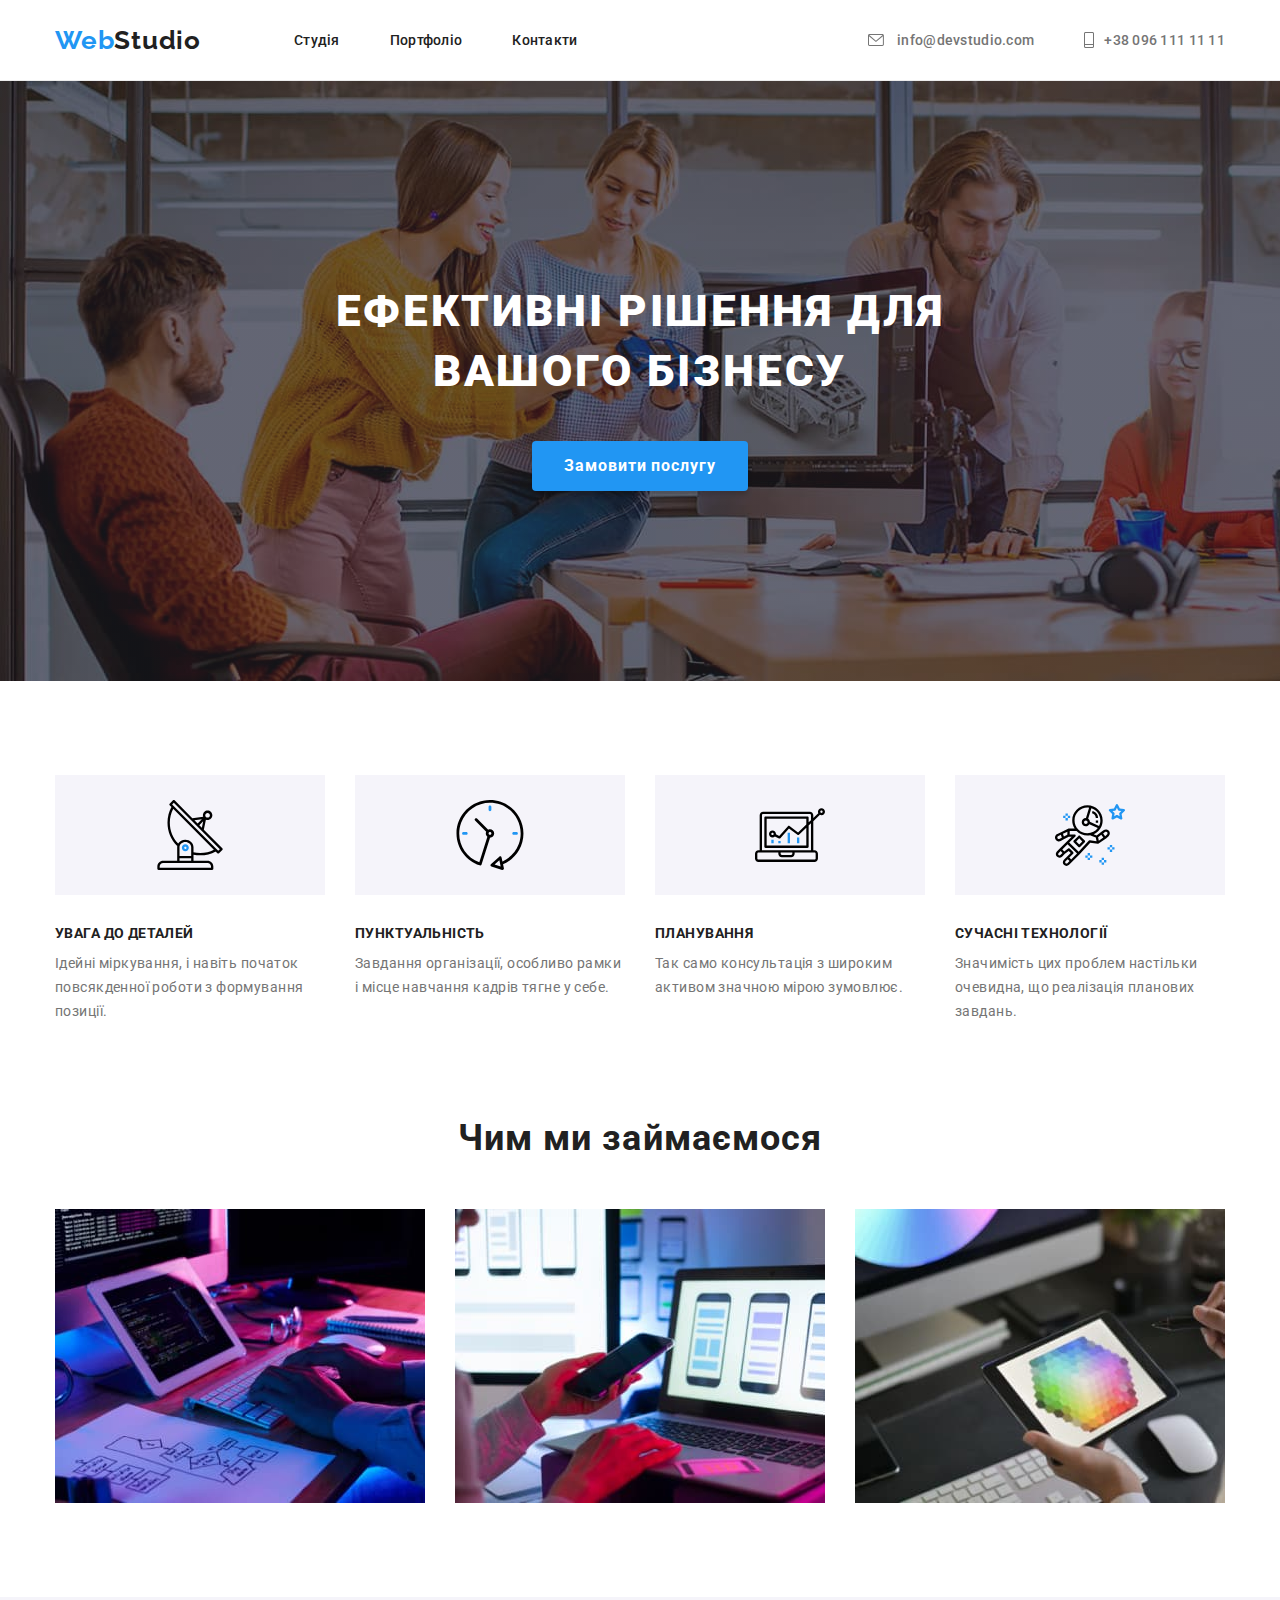
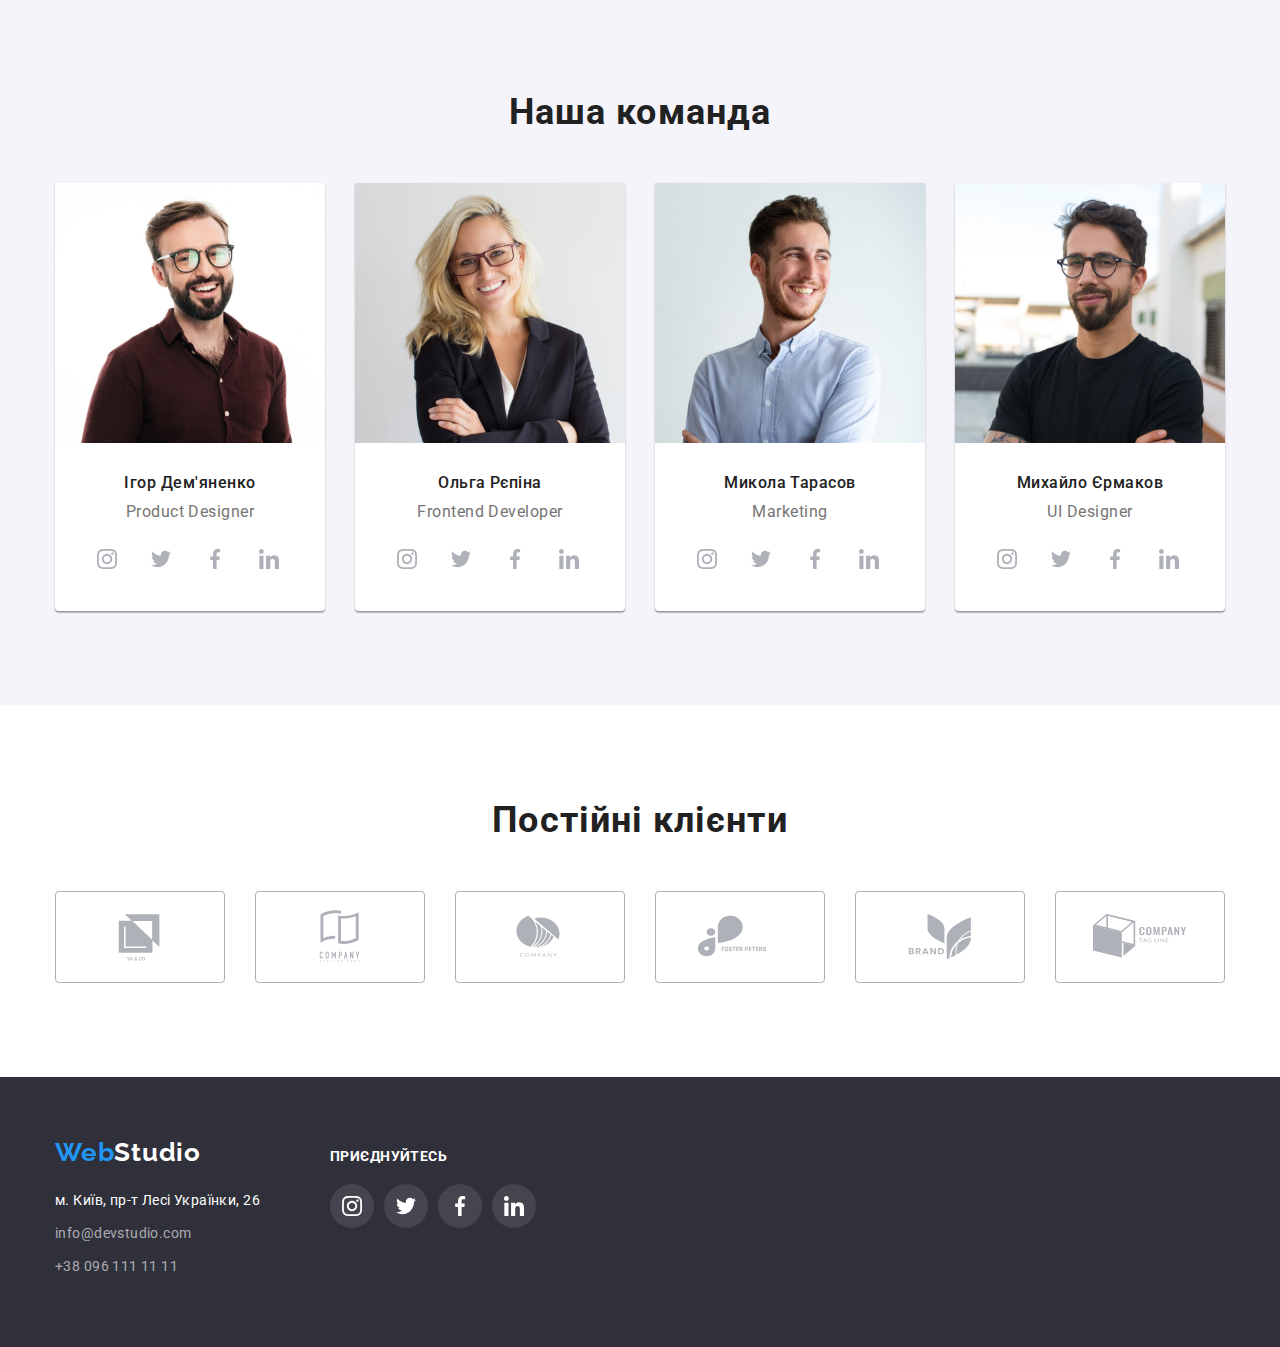
<file: index.html>
<!DOCTYPE html>
<html lang="uk">

<head>
  <meta charset="UTF-8" />
  <meta http-equiv="X-UA-Compatible" content="IE=edge" />
  <meta name="viewport" content="width=device-width, initial-scale=1.0" />
  <link href="https://fonts.googleapis.com/css2?family=Raleway:wght@700&family=Roboto:wght@400;500;700;900&display=swap"
    rel="stylesheet" />
  <link rel="stylesheet"
    href="https://cdnjs.cloudflare.com/ajax/libs/modern-normalize/1.0.0/modern-normalize.min.css" />
  <link rel="stylesheet" href="./css/styles.css" />
  <title>Web Studio</title>
</head>

<body>
  <!--Заголовок-->

  <header class="header">
    <div class="container">
      <nav class="header-nav">
        <a class="logo" href="/">Web<span class="logo-last-part">Studio</span></a>

        <ul class="site-nav list">
          <li class="item">
            <a class="link" href="./index.html">Студія</a>
          </li>
          <li class="item">
            <a class="link" href="./portfolio.html">Портфоліо</a>
          </li>
          <li class="item">
            <a class="link" href="#">Контакти</a>
          </li>
        </ul>
      </nav>

      <ul class="contact-nav list">
        <li class="item">
          <a class="link" href="mailto:info@devstudio.com">
            <svg class="letter-icon" width="16px" height="12px">
              <use href="./images/icons.svg#icon-envelope-hover"></use>
            </svg>
            info@devstudio.com</a>
        </li>
        <li class="item">
          <a class="link link-tel" href="tel:+380961111111">
            <svg class="icon-vector" width="10px" height="16px">
              <use href="./images/icons.svg#icon-vector"></use>
            </svg>+38 096 111 11 11</a>
        </li>
      </ul>
    </div>
  </header>

  <!--Унікальний контент-->

  <main>
    <section class="hero section">
      <div class="container">
        <h1 class="hero-title">
          Ефективні рішення для
          <br />
          вашого бізнесу
        </h1>
        <button class="hero-button" type="button">
          Замовити послугу
        </button>
      </div>
    </section>

    <!--Наші переваги-->

    <section class="benefits section">
      <div class="container">
        <h2 hidden class="visually-hidden">
          Наші переваги
        </h2>
        <ul class="benefits-list list">
          <li class="benefits-item">
            <div class="benefits-box">
              <svg class="benefits-icon" width="70px" height="70px">
                <use href="./images/icons.svg#icon-antenna"></use>
              </svg>
            </div>
            <h3 class="benefits-title">
              УВАГА ДО ДЕТАЛЕЙ
            </h3>
            <p class="benefits-text">
              Ідейні міркування, і навіть початок
              повсякденної роботи з формування позиції.
            </p>
          </li>

          <li class="benefits-item">
            <div class="benefits-box">
              <svg class="benefits-icon" width="70px" height="70px">
                <use href="./images/icons.svg#icon-clock"></use>
              </svg>
            </div>
            <h3 class="benefits-title">ПУНКТУАЛЬНІСТЬ</h3>
            <p class="benefits-text">
              Завдання організації, особливо рамки і місце
              навчання кадрів тягне у себе.
            </p>
          </li>

          <li class="benefits-item">
            <div class="benefits-box">
              <svg class="benefits-icon" width="70px" height="70px">
                <use href="./images/icons.svg#icon-diagram"></use>
              </svg>
            </div>
            <h3 class="benefits-title">ПЛАНУВАННЯ</h3>
            <p class="benefits-text">
              Так само консультація з широким активом
              значною мірою зумовлює.
            </p>
          </li>

          <li class="benefits-item">
            <div class="benefits-box">
              <svg class="benefits-icon" width="70px" height="70px">
                <use href="./images/icons.svg#icon-astronaut"></use>
              </svg>
            </div>
            <h3 class="benefits-title">
              СУЧАСНІ ТЕХНОЛОГІЇ
            </h3>
            <p class="benefits-text">
              Значимість цих проблем настільки очевидна,
              що реалізація планових завдань.
            </p>
          </li>
        </ul>
      </div>
    </section>

    <!--Що ми робимо-->

    <section class="work section">
      <div class="container">
        <h2 class="work-title">Чим ми займаємося</h2>

        <ul class="list">
          <li class="work-item">
            <img class="img" src="./images/work.jpg" alt="programer-working-his-desk-office" width="370" height="294" />
          </li>

          <li class="work-item">
            <img class="img" src="./images/work-phone.jpg"
              alt="web-ui-designers-are-developing-application-smartphones-team-creators-is-working-interface-mobile-phones"
              width="370" height="294" />
          </li>

          <li class="work-item">
            <img class="img" src="./images/tablet.jpg"
              alt=">creative-artist-web-design-with-working-colour-selection-graphic-tablet" width="370" height="294" />
          </li>
        </ul>
      </div>
    </section>

    <!--Наша команда-->

    <section class="team section">
      <div class="container">
        <h2 class="team-title">Наша команда</h2>
        <ul class="list">
          <li class="team-img">
            <img class="img" src="./images/product-designer.jpg" alt=">Ігор Дем'яненко" width="270" height="260" />
            <div class="img-data">
              <h3 class="team-name">Ігор Дем'яненко</h3>
              <p class="team-text">Product Designer</p>
              <ul class="social-list list">
                <li class="social-item">
                  <a href="" class="social-link">
                    <svg class="team-icon" width="20" height="20">
                      <use href="./images/icons.svg#icon-instagram"></use>
                    </svg>
                  </a>
                </li>

                <li class="social-item">
                  <a href="" class="social-link">
                    <svg class="team-icon" width="20" height="20">
                      <use href="./images/icons.svg#icon-twitter"></use>
                    </svg>
                  </a>
                </li>

                <li class="social-item">
                  <a href="" class="social-link">
                    <svg class="team-icon" width="20" height="20">
                      <use href="./images/icons.svg#icon-facebook"></use>
                    </svg>
                  </a>
                </li>

                <li class="social-item">
                  <a href="" class="social-link">
                    <svg class="team-icon" width="20" height="20">
                      <use href="./images/icons.svg#icon-linkedin"></use>
                    </svg>
                  </a>
                </li>
              </ul>
            </div>
          </li>
          <li class="team-img">
            <img class="img" src="./images/frontend-developer.jpg" alt=">Ольга Рєпіна" width="270" height="260" />
            <div class="img-data">
              <h3 class="team-name">Ольга Рєпіна</h3>
              <p class="team-text">Frontend Developer</p>
              <ul class="social-list list">
                <li class="social-item">
                  <a href="" class="social-link">
                    <svg class="team-icon" width="20" height="20">
                      <use href="./images/icons.svg#icon-instagram"></use>
                    </svg>
                  </a>
                </li>

                <li class="social-item">
                  <a href="" class="social-link">
                    <svg class="team-icon" width="20" height="20">
                      <use href="./images/icons.svg#icon-twitter"></use>
                    </svg>
                  </a>
                </li>

                <li class="social-item">
                  <a href="" class="social-link">
                    <svg class="team-icon" width="20" height="20">
                      <use href="./images/icons.svg#icon-facebook"></use>
                    </svg>
                  </a>
                </li>

                <li class="social-item">
                  <a href="" class="social-link">
                    <svg class="team-icon" width="20" height="20">
                      <use href="./images/icons.svg#icon-linkedin"></use>
                    </svg>
                  </a>
                </li>
              </ul>
            </div>
          </li>
          <li class="team-img">
            <img class="img" src="./images/marketing.jpg" alt=">Микола Тарасов" width="270" height="260" />
            <div class="img-data">
              <h3 class="team-name">Микола Тарасов</h3>
              <p class="team-text">Marketing</p>
              <ul class="social-list list">
                <li class="social-item">
                  <a href="" class="social-link">
                    <svg class="team-icon" width="20" height="20">
                      <use href="./images/icons.svg#icon-instagram"></use>
                    </svg>
                  </a>
                </li>

                <li class="social-item">
                  <a href="" class="social-link">
                    <svg class="team-icon" width="20" height="20">
                      <use href="./images/icons.svg#icon-twitter"></use>
                    </svg>
                  </a>
                </li>

                <li class="social-item">
                  <a href="" class="social-link">
                    <svg class="team-icon" width="20" height="20">
                      <use href="./images/icons.svg#icon-facebook"></use>
                    </svg>
                  </a>
                </li>

                <li class="social-item">
                  <a href="" class="social-link">
                    <svg class="team-icon" width="20" height="20">
                      <use href="./images/icons.svg#icon-linkedin"></use>
                    </svg>
                  </a>
                </li>
              </ul>
            </div>
          </li>
          <li class="team-img">
            <img class="img" src="./images/ui-designer.jpg" alt=">Михайло Єрмаков" width="270" height="260" />
            <div class="img-data">
              <h3 class="team-name">Михайло Єрмаков</h3>
              <p class="team-text">UI Designer</p>
              <ul class="social-list list">
                <li class="social-item">
                  <a href="" class="social-link">
                    <svg class="team-icon" width="20" height="20">
                      <use href="./images/icons.svg#icon-instagram"></use>
                    </svg>
                  </a>
                </li>

                <li class="social-item">
                  <a href="" class="social-link">
                    <svg class="team-icon" width="20" height="20">
                      <use href="./images/icons.svg#icon-twitter"></use>
                    </svg>
                  </a>
                </li>

                <li class="social-item">
                  <a href="" class="social-link">
                    <svg class="team-icon" width="20" height="20">
                      <use href="./images/icons.svg#icon-facebook"></use>
                    </svg>
                  </a>
                </li>

                <li class="social-item">
                  <a href="" class="social-link">
                    <svg class="team-icon" width="20" height="20">
                      <use href="./images/icons.svg#icon-linkedin"></use>
                    </svg>
                  </a>
                </li>
              </ul>
            </div>
          </li>
        </ul>
      </div>
    </section>

    <!-- Постійні клієнти -->

    <section class="clients section">
      <div class="container">
        <h2 class="clients-title">Постійні клієнти</h2>

        <ul class="clients-list">
          <li class="clients-item">
            <a href="" class="clients-link">
              <svg class="clients-icon" width="106px" height="60px">
                <use href="./images/icons.svg#icon-Logo-5"></use>
              </svg>
            </a>
          </li>

          <li class="clients-item">
            <a href="" class="clients-link">
              <svg class="clients-icon" width="106px" height="60px">
                <use href="./images/icons.svg#icon-Logo-4"></use>
              </svg>
            </a>
          </li>

          <li class="clients-item">
            <a href="" class="clients-link">
              <svg class="clients-icon" width="106px" height="60px">
                <use href="./images/icons.svg#icon-Logo-3"></use>
              </svg>
            </a>
          </li>

          <li class="clients-item">
            <a href="" class="clients-link">
              <svg class="clients-icon" width="106px" height="60px">
                <use href="./images/icons.svg#icon-Logo-2"></use>
              </svg>
            </a>
          </li>

          <li class="clients-item">
            <a href="" class="clients-link">
              <svg class="clients-icon" width="106px" height="60px">
                <use href="./images/icons.svg#icon-Logo-1"></use>
              </svg>
            </a>
          </li>

          <li class="clients-item">
            <a href="" class="clients-link">
              <svg class="clients-icon" width="106px" height="60px">
                <use href="./images/icons.svg#icon-Logo-6"></use>
              </svg>
            </a>
          </li>
        </ul>
      </div>
    </section>
  </main>

  <!--Підвал-->

  <footer class="footer">
    <div class="container footer-box">
      <div class="footer-address">
        <a class="footer-logo" href="/">Web<span class="footer-logo-two">Studio</span></a>
        <address class="address">
          <ul class="list">
            <li class="address-item">
              <a class="address-towen-link" href="https://goo.gl/maps/LD1vayZti93zVhXL8" target="_blank"
                rel="noopener noreferrer">м. Київ, пр-т Лесі Українки, 26</a>
            </li>
            <li class="address-item">
              <a class="address-mail-link" href="mailto:info@devstudio.com">info@devstudio.com</a>
            </li>
            <li class="address-item">
              <a class="address-tel-link" href="tel:+380961111111">+38 096 111 11 11</a>
            </li>
          </ul>
        </address>
      </div>

      <div class="footer-social">
        <h3 class="footer-invitation">Приєднуйтесь</h3>

        <ul class="footer-list list">
          <li class="footer-item">
            <a href="" class="footer-link">
              <svg class="footer-icon" width="20" height="20">
                <use href="./images/icons.svg#icon-instagram"></use>
              </svg>
            </a>
          </li>

          <li class="footer-item">
            <a href="" class="footer-link">
              <svg class="footer-icon" width="20" height="20">
                <use href="./images/icons.svg#icon-twitter"></use>
              </svg>
            </a>
          </li>

          <li class="footer-item">
            <a href="" class="footer-link">
              <svg class="footer-icon" width="20" height="20">
                <use href="./images/icons.svg#icon-facebook"></use>
              </svg>
            </a>
          </li>

          <li class="sfooter-item">
            <a href="" class="footer-link">
              <svg class="footer-icon" width="20" height="20">
                <use href="./images/icons.svg#icon-linkedin"></use>
              </svg>
            </a>
          </li>
        </ul>
      </div>
    </div>
  </footer>
</body>

</html>
</file>
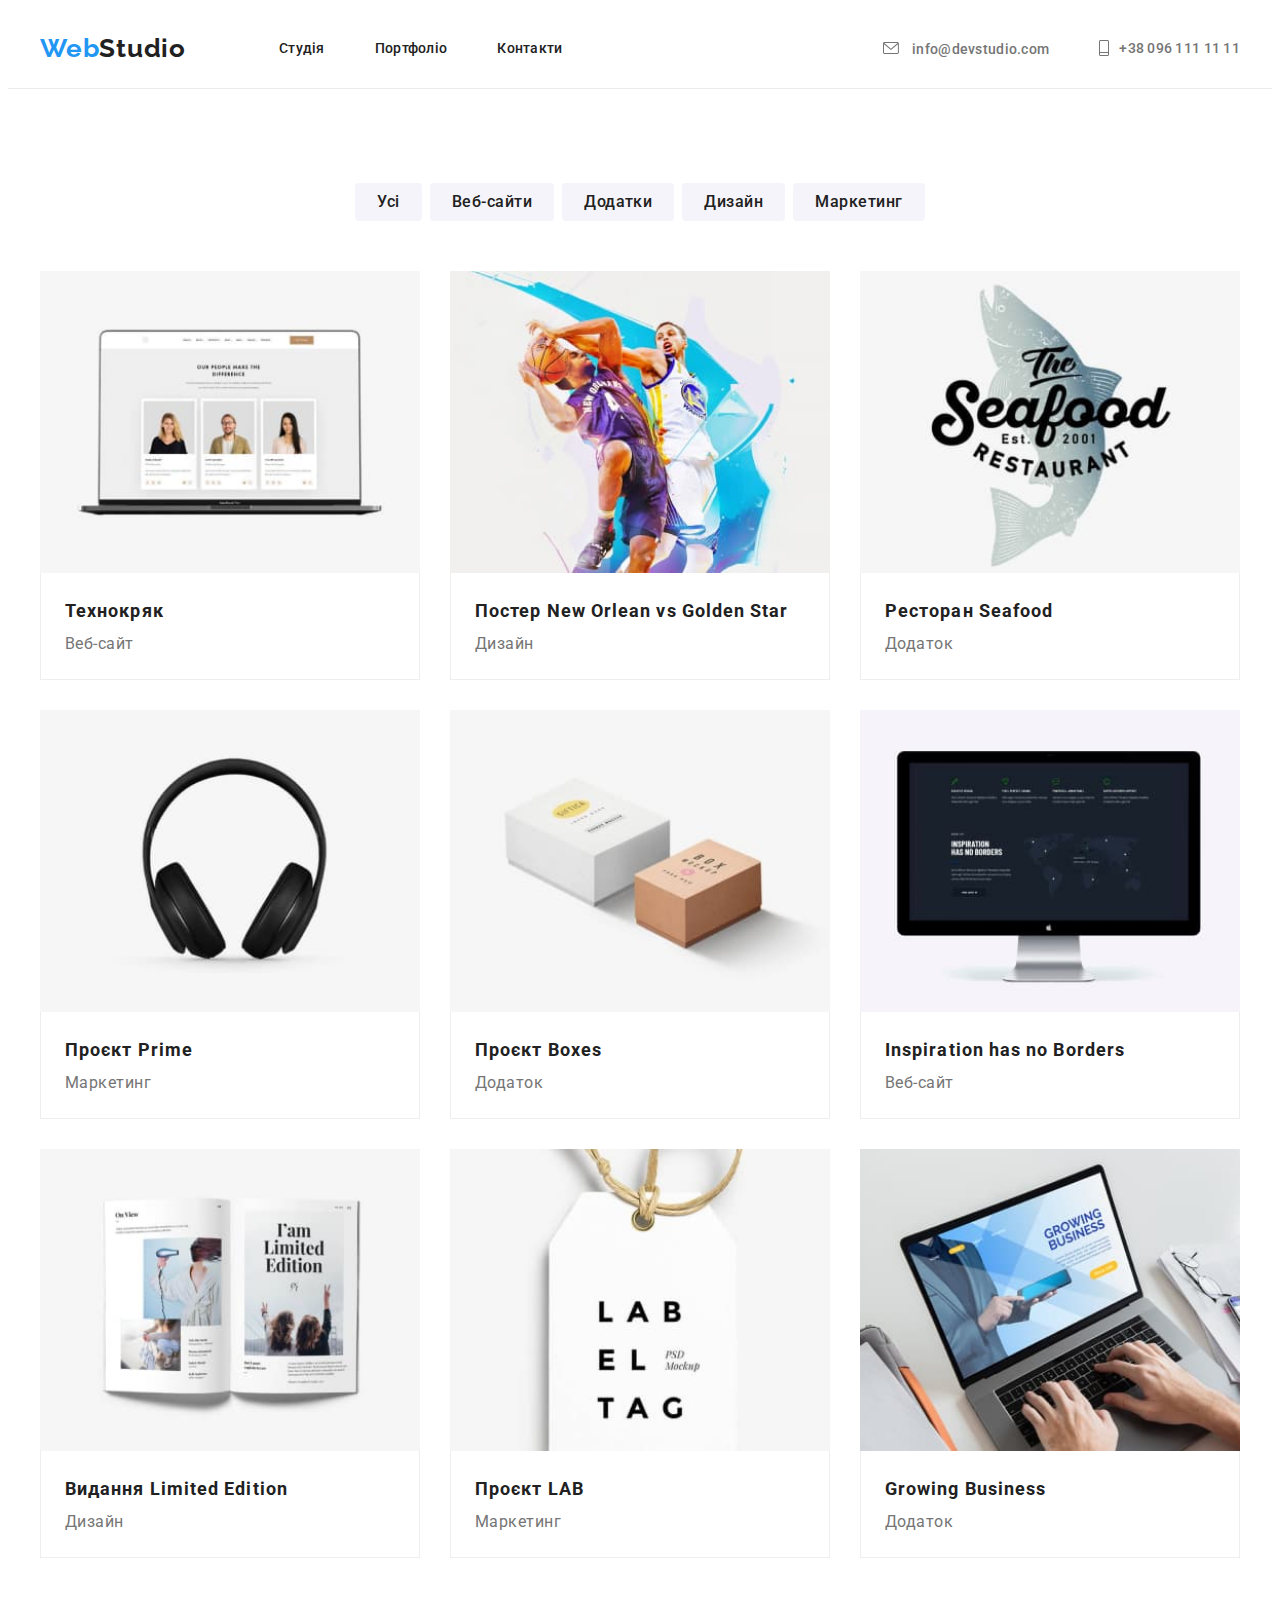
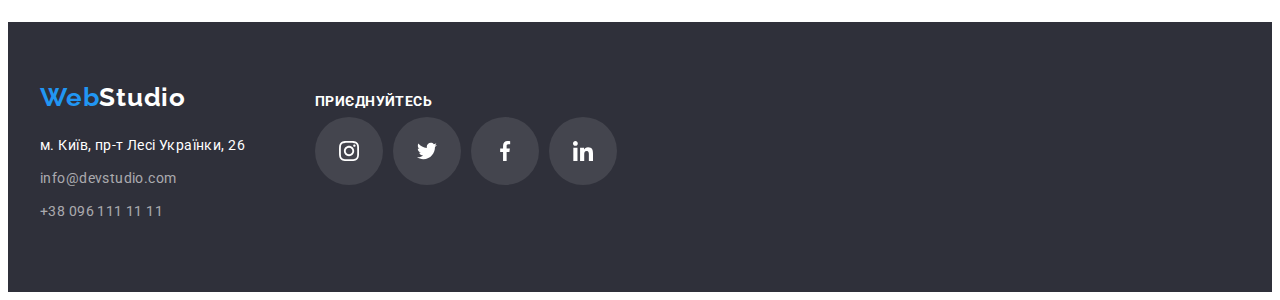
<file: portfolio.html>
<!DOCTYPE html>
<html lang="uk">

<head>
  <meta charset="UTF-8" />
  <meta http-equiv="X-UA-Compatible" content="IE=edge" />
  <meta name="viewport" content="width=device-width, initial-scale=1.0" />
  <link href="https://fonts.googleapis.com/css2?family=Raleway:wght@700&family=Roboto:wght@400;500;700;900&display=swap"
    rel="stylesheet" />
  <link rel="stylesheet" href="./css/styles.css" />
  <link href="https://fonts.googleapis.com/css2?family=Raleway:wght@700&family=Roboto:wght@400;500;700;900&display=swap"
    rel="stylesheet" />
  <title>Портфоліо</title>
</head>

<body>
  <!--Заголовок-->

  <header class="header">
    <div class="container">
      <nav class="header-nav">
        <a class="logo" href="/">Web<span class="logo-last-part">Studio</span></a>

        <ul class="site-nav list">
          <li class="item">
            <a class="link" href="./index.html">Студія</a>
          </li>
          <li class="item">
            <a class="link" href="./portfolio.html">Портфоліо</a>
          </li>
          <li class="item">
            <a class="link" href="#">Контакти</a>
          </li>
        </ul>
      </nav>

      <ul class="contact-nav list">
        <li class="item">
          <a class="link" href="mailto:info@devstudio.com">
            <svg class="letter-icon" width="16px" height="12px">
              <use href="./images/icons.svg#icon-envelope-hover"></use>
            </svg>
            info@devstudio.com</a>
        </li>
        <li class="item">
          <a class="link link-tel" href="tel:+380961111111">
            <svg class="icon-vector" width="10px" height="16px">
              <use href="./images/icons.svg#icon-vector"></use>
            </svg>+38 096 111 11 11</a>
        </li>
      </ul>
    </div>
  </header>

  <!--Унікальний контент-->

  <!-- кнопки фільтрів -->
  <main>
    <section class="section">
      <div class="container">
        <h1 class="visually-hidden">Фільтр</h1>

        <ul class="filtr-list list">
          <li class="item">
            <button class="filtr-button" type="button">
              Усі
            </button>
          </li>
          <li class="item">
            <button class="filtr-button" type="button">
              Веб-сайти
            </button>
          </li>
          <li class="item">
            <button class="filtr-button" type="button">
              Додатки
            </button>
          </li>
          <li class="item">
            <button class="filtr-button" type="button">
              Дизайн
            </button>
          </li>
          <li class="item">
            <button class="filtr-button" type="button">
              Маркетинг
            </button>
          </li>
        </ul>

        <!--фільтра робіт -->

        <ul class="list cards-list">
          <li class="cards-item">
            <img class="img" src="./images/macbook.jpg" alt="foto-macbook" width="370" height="294" />
            <div class="cards-descr">
              <h2 class="section-title">Технокряк</h2>
              <p class="section-text">Веб-сайт</p>
            </div>
          </li>
          <li class="cards-item">
            <img class="img" src="./images/basketball.jpg" alt="basketball-players" width="370" height="294" />
            <div class="cards-descr">
              <h2 class="section-title">
                Постер New Orlean vs Golden Star
              </h2>
              <p class="section-text">Дизайн</p>
            </div>
          </li>
          <li class="cards-item">
            <img class="img" src="./images/seafood.jpg" alt="seafood-restorant" width="370" height="294" />
            <div class="cards-descr">
              <h2 class="section-title">
                Ресторан Seafood
              </h2>
              <p class="section-text">Додаток</p>
            </div>
          </li>
          <li class="cards-item">
            <img class="img" src="./images/earphone.jpg" alt="earphone-black" width="370" height="294" />
            <div class="cards-descr">
              <h2 class="section-title">Проєкт Prime</h2>
              <p class="section-text">Маркетинг</p>
            </div>
          </li>
          <li class="cards-item">
            <img class="img" src="./images/box.jpg" alt="two-box" width="370" height="294" />
            <div class="cards-descr">
              <h2 class="section-title">Проєкт Boxes</h2>
              <p class="section-text">Додаток</p>
            </div>
          </li>
          <li class="cards-item">
            <img class="img" src="./images/monitor.jpg" alt="monitor-apple" width="370" height="294" />
            <div class="cards-descr">
              <h2 class="section-title">
                Inspiration has no Borders
              </h2>
              <p class="section-text">Веб-сайт</p>
            </div>
          </li>
          <li class="cards-item">
            <img class="img" src="./images/book.jpg" alt="open-book" width="370" height="294" />
            <div class="cards-descr">
              <h2 class="section-title">
                Видання Limited Edition
              </h2>
              <p class="section-text">Дизайн</p>
            </div>
          </li>
          <li class="cards-item">
            <img class="img" src="./images/lab.jpg" alt="project-lab" width="370" height="294" />
            <div class="cards-descr">
              <h2 class="section-title">Проєкт LAB</h2>
              <p class="section-text">Маркетинг</p>
            </div>
          </li>
          <li class="cards-item">
            <img class="img" src="./images/hp.jpg" alt="notebook-hp" width="370" height="294" />
            <div class="cards-descr">
              <h2 class="section-title">
                Growing Business
              </h2>
              <p class="section-text">Додаток</p>
            </div>
          </li>
        </ul>
      </div>
    </section>
  </main>

  <!-- Підвал -->

  <footer class="footer">
    <div class="container footer-box">
      <div class="footer-address">
        <a class="footer-logo" href="/">Web<span class="footer-logo-two">Studio</span></a>
        <address class="address">
          <ul class="list">
            <li class="address-item">
              <a class="address-towen-link" href="https://goo.gl/maps/LD1vayZti93zVhXL8" target="_blank"
                rel="noopener noreferrer">м. Київ, пр-т Лесі Українки, 26</a>
            </li>
            <li class="address-item">
              <a class="address-mail-link" href="mailto:info@devstudio.com">info@devstudio.com</a>
            </li>
            <li class="address-item">
              <a class="address-tel-link" href="tel:+380961111111">+38 096 111 11 11</a>
            </li>
          </ul>
        </address>
      </div>

      <div class="footer-social">
        <h3 class="footer-invitation">Приєднуйтесь</h3>

        <ul class="footer-list list">
          <li class="footer-item">
            <a href="" class="footer-link">
              <svg class="footer-icon" width="20" height="20">
                <use href="./images/icons.svg#icon-instagram"></use>
              </svg>
            </a>
          </li>

          <li class="footer-item">
            <a href="" class="footer-link">
              <svg class="footer-icon" width="20" height="20">
                <use href="./images/icons.svg#icon-twitter"></use>
              </svg>
            </a>
          </li>

          <li class="footer-item">
            <a href="" class="footer-link">
              <svg class="footer-icon" width="20" height="20">
                <use href="./images/icons.svg#icon-facebook"></use>
              </svg>
            </a>
          </li>

          <li class="sfooter-item">
            <a href="" class="footer-link">
              <svg class="footer-icon" width="20" height="20">
                <use href="./images/icons.svg#icon-linkedin"></use>
              </svg>
            </a>
          </li>
        </ul>
      </div>
    </div>
  </footer>
</body>

</html>
</file>
<file: css/styles.css>
:root {
    --main-color: #212121;
    --acent-color: #2196F3;
    --second-text-color: #757575;
    --fon-button: #F5F4FA;
    --fon: #f5f5f5;
    --bgc-footer: #2F303A;
    --link-color: rgba(255, 255, 255, 0.6);
    --bgc-white: #ffffff;
    --bgc-button: #2196F3;
    --bgc-button-hero: #188CE8;
    --svg-icon-color:#AFB1B8;
}

body {
    background-color: var(--bgc-white);
    color: var(--main-color);
    font-family: 'Roboto', sans-serif;
}

/* колір основного тексту #212121; */
/* додатковий колір тексту #757575; */
/* колір лого і посилань #2196F3; #000000; */
/* білий колір фону#ffffff; */
/* фон #f5f5f5; */
/* фон фільтра #F5F4FA; */
/* лінк rgba(255, 255, 255, 0.6); */
/* футер бк #2F303A; */
/* колір bgc кнопки в герою #2196F3 */
/* ховер акцент кнопки в герою #188CE8; */
/* колір свг іконок #AFB1B8; */

.container {
    margin: 0 auto;
    padding: 0 15px;
    width: 1200px;

}

.section {

    padding-top: 94px;
    padding-bottom: 94px;

}

/* хедер */

.header {
    border-bottom: 1px solid rgba(236, 236, 236, 1);
}

.header .container {
    display: flex;
    background-color: var(--bgc-white);

}

.header-nav {
    display: flex;
    align-items: center;
}

.logo {
    margin-right: 93px;
    font-family: 'Raleway';
    font-weight: 700;
    font-size: 26px;
    line-height: calc(31 / 26);
    letter-spacing: 0.03em;
    color: var(--acent-color);
    text-decoration: none;
}

.logo-last-part {
    color: var(--main-color);
}

.list {
    list-style: none;
    text-decoration: none;
    color: var(--main-color);
    margin: 0;
    padding: 0;
}

/* Навігація по сайту */

.link-tel{
    display: flex;
}
.link {
    color: var(--main-color);
    text-decoration: none;
    font-weight: 500;
    font-size: 14px;
    line-height: calc(16 / 14);
    letter-spacing: 0.02em;
}

/* Навігація  */

.site-nav {
    display: flex;
    justify-content: center;
    margin: 0;
}

.site-nav .item {
    margin-right: 50px;
}

.site-nav .item:last-child {
    margin-right: 0px;
}

.site-nav .link {
    display: block;
    padding-top: 32px;
    padding-bottom: 32px;
}

.site-nav .link:hover,
.site-nav .link:focus,
.site-nav .link:active {
    color: var(--acent-color);
}

/* Контакти хедера */


.contact-nav {
    display: flex;
    align-items: center;
    margin-left: auto;
    padding-right: 0;

}

.contact-nav .item+.item {
    margin-left: 50px;
}

.contact-nav .link {
    font-weight: 500;
    font-size: 14px;
    line-height: calc(16 / 14);
    letter-spacing: 0.02em;
    color: var(--second-text-color);
}

.letter-icon {
    display: inline-block;
    margin-right: 10px;
    fill: currentColor;
    vertical-align: -0.95px;

}

.icon-vector {
    display: inline-block;
    margin-right: 10px;
    fill: currentColor;
    vertical-align: -0.95px;

}

.contact-nav .link:hover,
.contact-nav .link:focus {
    color: var(--acent-color);
}




/* унікальний контент */

.hero {    
    background-image:linear-gradient(to right, rgba(47, 48, 58, 0.4),
    rgba(47, 48, 58, 0.4)), url(../images/hero.jpg);
    background-color: var(--bgc-footer);
    background-repeat: no-repeat;
    background-size: cover;
    max-width: 1600px;
    height: 600px;
    margin-left: auto;
    margin-right: auto;
    text-align: center;
    padding-top: 200px;
    padding-bottom: 200px;
}

.hero-title {
    margin: 0 auto 40px;

    font-weight: 900;
    font-size: 44px;
    line-height: calc(60 / 44);
    letter-spacing: 0.06em;
    text-transform: uppercase;
    text-align: center;
    color: var(--bgc-white)
}


.hero-button:hover,
.hero-button:focus {
    background-color: var(--bgc-button-hero);
}

.hero-button {
    align-items:center;
    text-align: center;
    font-weight: 700;
    font-size: 16px;
    line-height: 30px;
    letter-spacing: 0.06em;
    color: var(--bgc-white);
    background-color: var(--bgc-button);
    cursor: pointer;
    box-shadow: 0px 4px 4px rgba(0, 0, 0, 0.15);
    border-radius: 4px;
    border: 0;
    padding: 10px 32px;
    text-decoration: none;
    
}

/* секція перваги*/

.benefits .list {
    display: flex;
}

.benefits-item {
    display: block;
    width: 270px;
}

.benefits-item:not(:last-child) {
    margin-right: 30px;
}

.benefits-box{
    display:flex;
    justify-content: center;
    align-items: center;
    height: 120px;
    background-color: var(--fon-button);
    margin-bottom: 30px;
}


.benefits-title {

    margin-top: 0;
    margin-bottom: 10px;

    font-weight: 700;
    font-size: 14px;
    line-height: calc(16 / 14);
    letter-spacing: 0.03em;
    text-transform: uppercase;
    color: var(--main-color)
}

.benefits-text {
    font-size: 14px;
    line-height: calc(24 / 14);
    letter-spacing: 0.03em;
    color: var(--second-text-color);
    margin-top: 0px;
    margin-bottom: 0px;
}


/* секція роботи */

.work {
    padding-top: 0;
}

.work-title {
    margin-top: 0;
    margin-bottom: 50px;

    font-weight: 700;
    font-size: 36px;
    line-height: calc(42 / 36);
    text-align: center;
    letter-spacing: 0.03em;
    color: var(--main-color)
}

.work .list {
    display: flex;

}

.work-item {
    margin-right: 30px;
    width: calc((100% -60px) / 3);

}

.work-item:nth-child(3n) {
    margin-right: 0;
}

/* Фотографії */

.img {
    display: block;
    width: 100%;
    height: auto;
}

/* прихований заголовок */

.visually-hidden {
    position: absolute;
    white-space: nowrap;
    width: 1px;
    height: 1px;
    overflow: hidden;
    border: 0;
    padding: 0;
    clip: rect(0 0 0 0);
    clip-path: inset(50%);
    margin: -1px;
}

/* команда */

.team {
    background-color: var(--fon-button);
}

.team-title {
    margin-top: 0;
    margin-bottom: 50px;

    font-family: inherit;
    font-weight: 700;
    font-size: 36px;
    line-height: calc(42 / 36);
    text-align: center;
    letter-spacing: 0.03em;
    color: var(--main-color)
}

.team .list {
    display: flex;

}

.team-img {
    background-color: var(--bgc-white);
    margin-right: 30px;
    width: calc((100% -90px) / 4);
    box-shadow: 0px 1px 3px rgba(0, 0, 0, 0.12),
        0px 1px 1px rgba(0, 0, 0, 0.14),
        0px 2px 1px rgba(0, 0, 0, 0.2);
    border-radius: 0px 0px 4px 4px;
}

.team-img:nth-child(4n) {
    margin-right: 0;
}

.img-data {
    padding: 30px;
}

.team-name {
    margin: 0;
    margin-bottom: 10px;
    /* justify-content: start; */
    font-family: inherit;
    font-weight: 500;
    font-size: 16px;
    line-height: calc(19 / 16);
    text-align: center;
    letter-spacing: 0.03em;
    color: var(--main-color)
}

.team-text {
    margin: 0;

    font-family: inherit;
    font-size: 16px;
    line-height: calc(19 / 16);
    text-align: center;
    letter-spacing: 0.03em;
    color: var(--second-text-color)
}

.social-list{
    display: inline-flex;
    width: 207px;
    height: 44px;
    align-items: center;
    margin-top: 16px;
            
}

.social-item:not(:last-child) {
    margin-right: 10px;
}

.social-item{
    display: inline-flex;
    align-items: center;
}

.social-link{
    display: flex;
    width: 44px;
    height: 44px;
    align-items: center;
    justify-content: center;
    cursor: pointer;
    border-radius:50%;
    color: var(--svg-icon-color);
    padding: 12px;
     
}

.social-link:hover,
.social-link:focus{
    background-color: var(--acent-color);
    color: #ffffff;
}

.team-icon{
    fill: currentColor;
    
}



/* ПОРТФОЛІО */

/* кнопки портфоліо */

.filtr-button:hover,
.filtr-button:focus {
    background-color: var(--acent-color);
    color: var(--fon);
    box-shadow: 0px 3px 1px rgba(0, 0, 0, 0.1),
    0px 1px 2px rgba(0, 0, 0, 0.08), 
    0px 2px 2px rgba(0, 0, 0, 0.12);

}

.filtr-list {
    display: flex;
    justify-content: center;
    padding-bottom: 50px;

}

/* .filtr-list .item:hover,
.filtr-list .item:focus,{
    box-shadow: 0px 3px 1px rgba(0, 0, 0, 0.1),
    0px 1px 2px rgba(0, 0, 0, 0.08), 
    0px 2px 2px rgba(0, 0, 0, 0.12);

} */

.filtr-list .item:not(:last-child) {
    margin-right: 8px;
}

.filtr-button {
    padding: 6px 22px;

    font-family: inherit;
    font-weight: 500;
    font-size: 16px;
    line-height: calc(26 / 16);
    text-align: center;
    letter-spacing: 0.03em;
    color: var(--main-color);
    background: var(--fon-button);
    cursor: pointer;
    border-radius: 4px;
    border: 0;
}

/* Секція портфоліо*/

.cards-list {
    display: flex;
    flex-wrap: wrap;
    margin-right: -30px;
    margin-bottom: -30px;
}

.cards-list .cards-item {
    flex-basis: calc(100% / 3 - 30px);
    margin-right: 30px;
    margin-bottom: 30px;
}

.cards-item:hover,
.cards-item:focus{
    box-shadow: 0px 1px 1px rgba(0, 0, 0, 0.12),
     0px 4px 4px rgba(0, 0, 0, 0.06), 
     1px 4px 6px rgba(0, 0, 0, 0.16);

}

.cards-item:nth-child(3n) {
    margin-right: 0;
}

.cards-item:nth-last-child(-n+3) {
    margin-bottom: 0;
}

.cards-descr {
    text-align: start;
    padding: 20px 24px;
    border-right: 1px solid rgba(238, 238, 238, 1);
    border-bottom: 1px solid rgba(238, 238, 238, 1);
    border-left: 1px solid rgba(238, 238, 238, 1);
}

.section-title {
    margin: 0;
    font-weight: 700;
    font-size: 18px;
    line-height: calc(36 / 18);
    letter-spacing: 0.06em;
    color: var(--main-color);
}

.section-text {
    margin: 0;
    font-size: 16px;
    line-height: calc(30 / 16);
    letter-spacing: 0.03em;
    color: var(--second-text-color);

}


/* Постійні клієнти */

.clients-title{
     margin-top: 0;
    margin-bottom: 50px;
    font-family: inherit;
    font-weight: 700;
    font-size: 36px;
    line-height: calc(42 / 36);
    text-align: center;
    letter-spacing: 0.03em;
    color: var(--main-color);
    }

.clients-list{
    display: flex;
    margin: 0;
    padding: 0;
    justify-content: center;
    list-style: none;

    }

.clients-item{
    display: flex;
    align-items: center;
    justify-content: center;
    flex-basis: calc(100% / 6 - 30px);
        
}

.clients-item:not(:last-child) {
    margin-right: 30px;
}

.clients-link{
    display: flex;
    padding: 15px 31px;
    border: 1px solid var(--svg-icon-color);
    border-radius: 4px;
    align-items: center;
    justify-content: center;
    }

.clients-link:hover,
.clients-link:focus{
    fill: var(--acent-color);
    border-radius: 4px;
    border: 1px solid var(--acent-color);
}

.clients-link:hover .clients-icon,
.clients-link:focus .clients-icon {
    fill: var(--acent-color);
}

.clients-icon{
    fill: var(--svg-icon-color);
}

/* Футер */

.footer-box{
    display: flex;
    align-items: baseline;
}

.footer {
    background: var(--bgc-footer);
    padding: 60px 0;
}

.footer-logo {
    display: block;
    margin-bottom: 20px;

    font-family: 'Raleway';
    font-weight: 700;
    font-size: 26px;
    line-height: calc(31 / 26);
    letter-spacing: 0.03em;
    color: var(--acent-color);
    text-decoration: none;
}

.footer-logo-two {
    color: var(--bgc-white);
}

/* футер адреса */

.address {
    font-style: normal;
    font-family: "Roboto"
}

.address-item {
    margin-bottom: 9px;
}


.address-towen-link:hover,
.address-towen-link:focus,
.address-mail-link:hover,
.address-mail-link:focus,
.address-tel-link:hover,
.address-tel-link:focus {
    color: var(--acent-color);
}

.address-towen-link {
    font-size: 14px;
    line-height: calc(24 / 14);
    letter-spacing: 0.03em;
    color: var(--bgc-white);
    text-decoration: none;
}

.address-mail-link {
    font-size: 14px;
    line-height: calc(24 / 14);
    letter-spacing: 0.03em;
    color: var(--link-color);
    text-decoration: none;
}

.address-tel-link {
    font-size: 14px;
    line-height: calc(24 / 14);
    letter-spacing: 0.03em;
    color: var(--link-color);
    text-decoration: none;
}

.footer-social{
    margin-left: 70px;
}

.footer-invitation{
font-weight: 700;
font-size: 14px;
line-height: calc(16 / 14);
letter-spacing: 0.03em;
text-transform: uppercase;
color: var(--bgc-white);
margin: 0;

}

.footer-list{
    display: inline-flex;
    align-items: center;
    width: 206px;
    height: 44px;    
    margin-top: 20px;
            
}

.footer-item:not(:last-child) {
    margin-right: 10px;
}


.footer-link{
    display: flex;
    width: 44px;
    height: 44px;
    padding: 12px;

    align-items: center;
    justify-content: center;
    cursor: pointer;
    border-radius:50%;
    background-color: rgba(255, 255, 255, 0.1);
    
     
}

.footer-link:focus,
.footer-link:hover{
    background-color: var(--acent-color);
    
}

.footer-icon{
    fill:var(--bgc-white);
   
   
    
}
</file>
